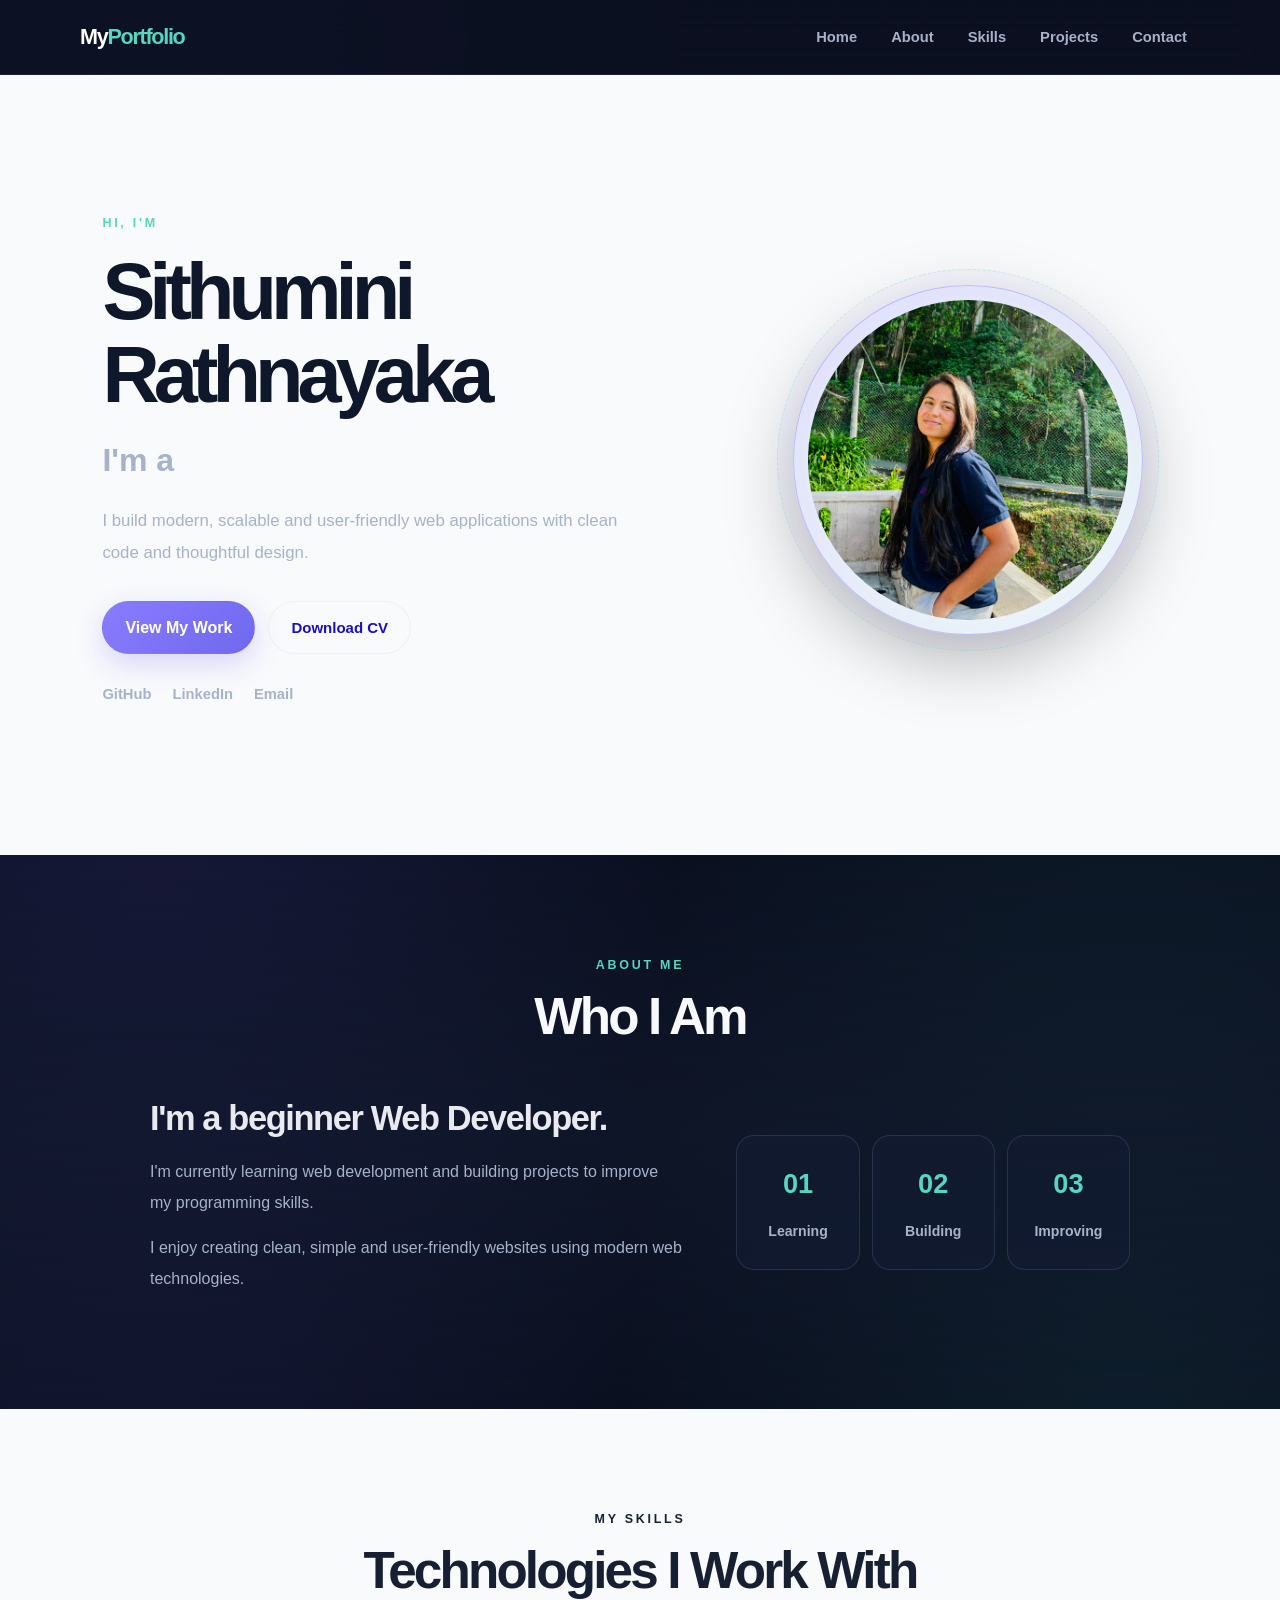
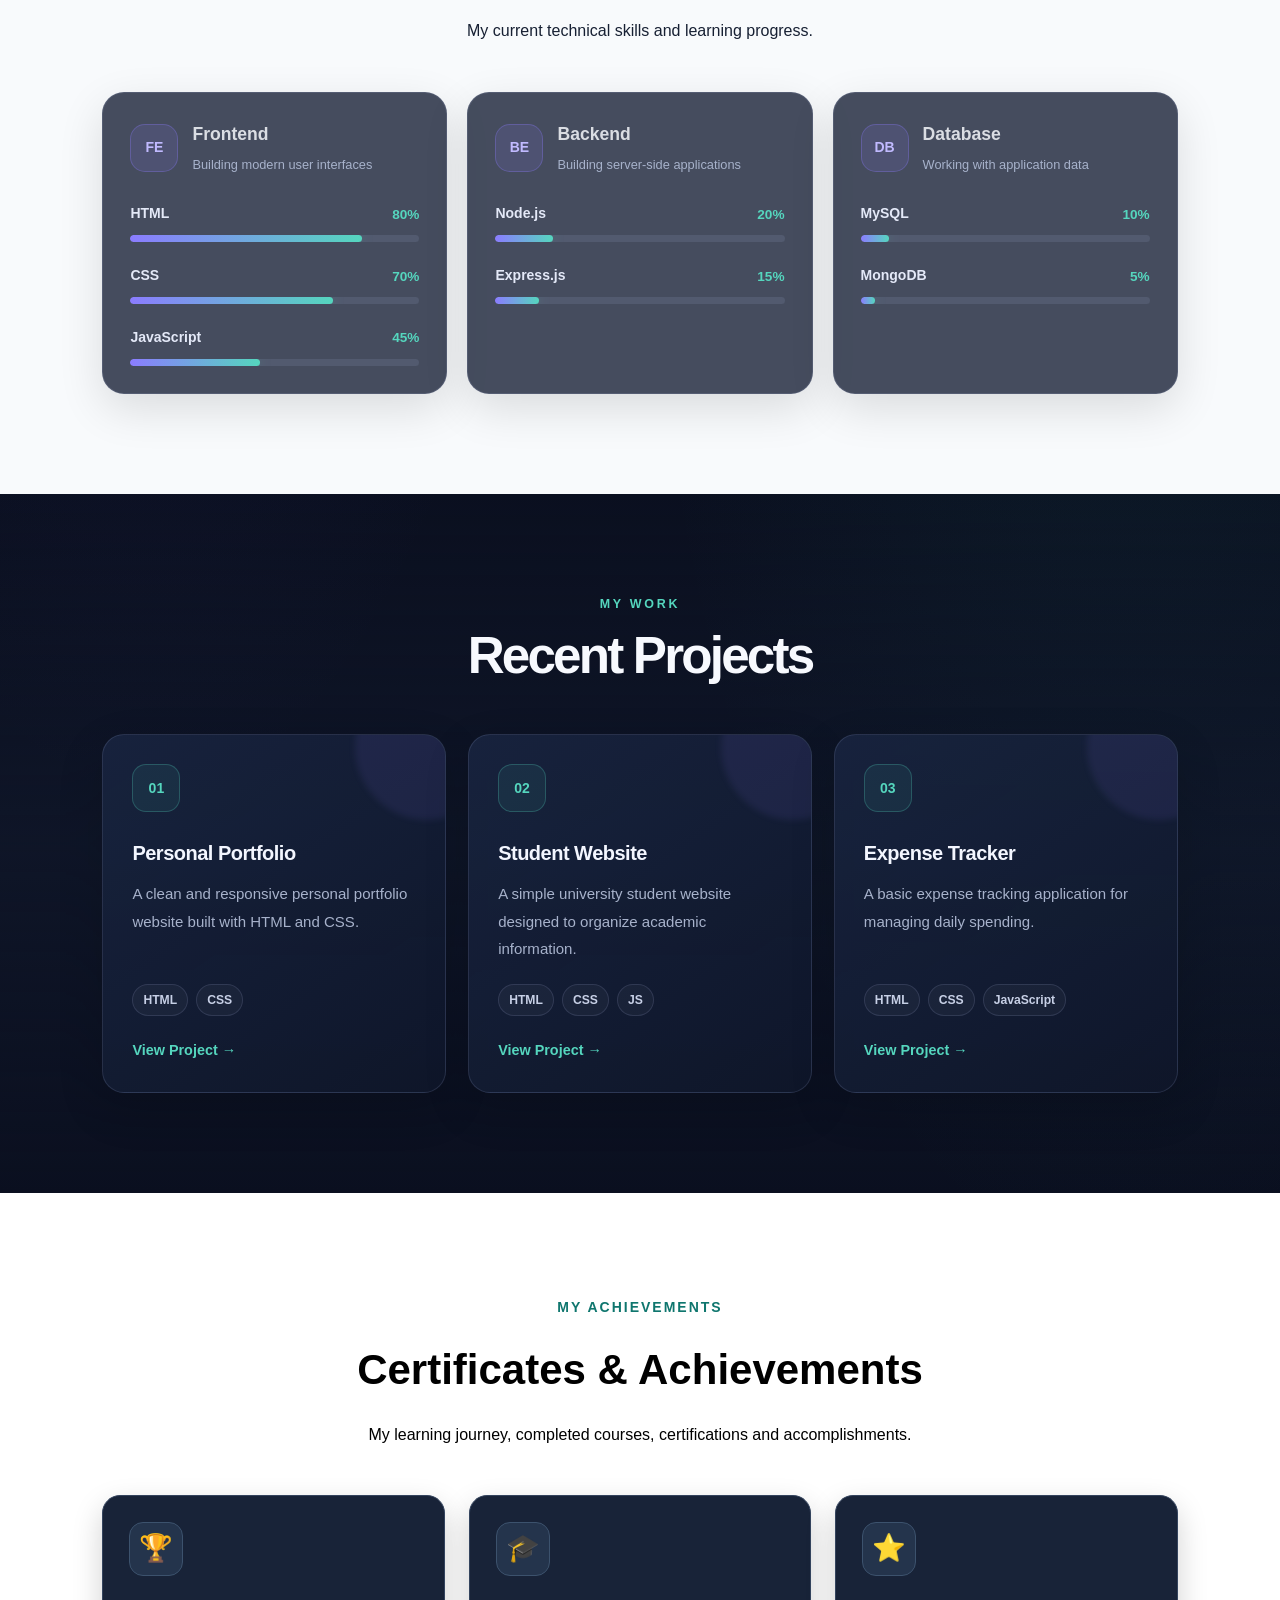
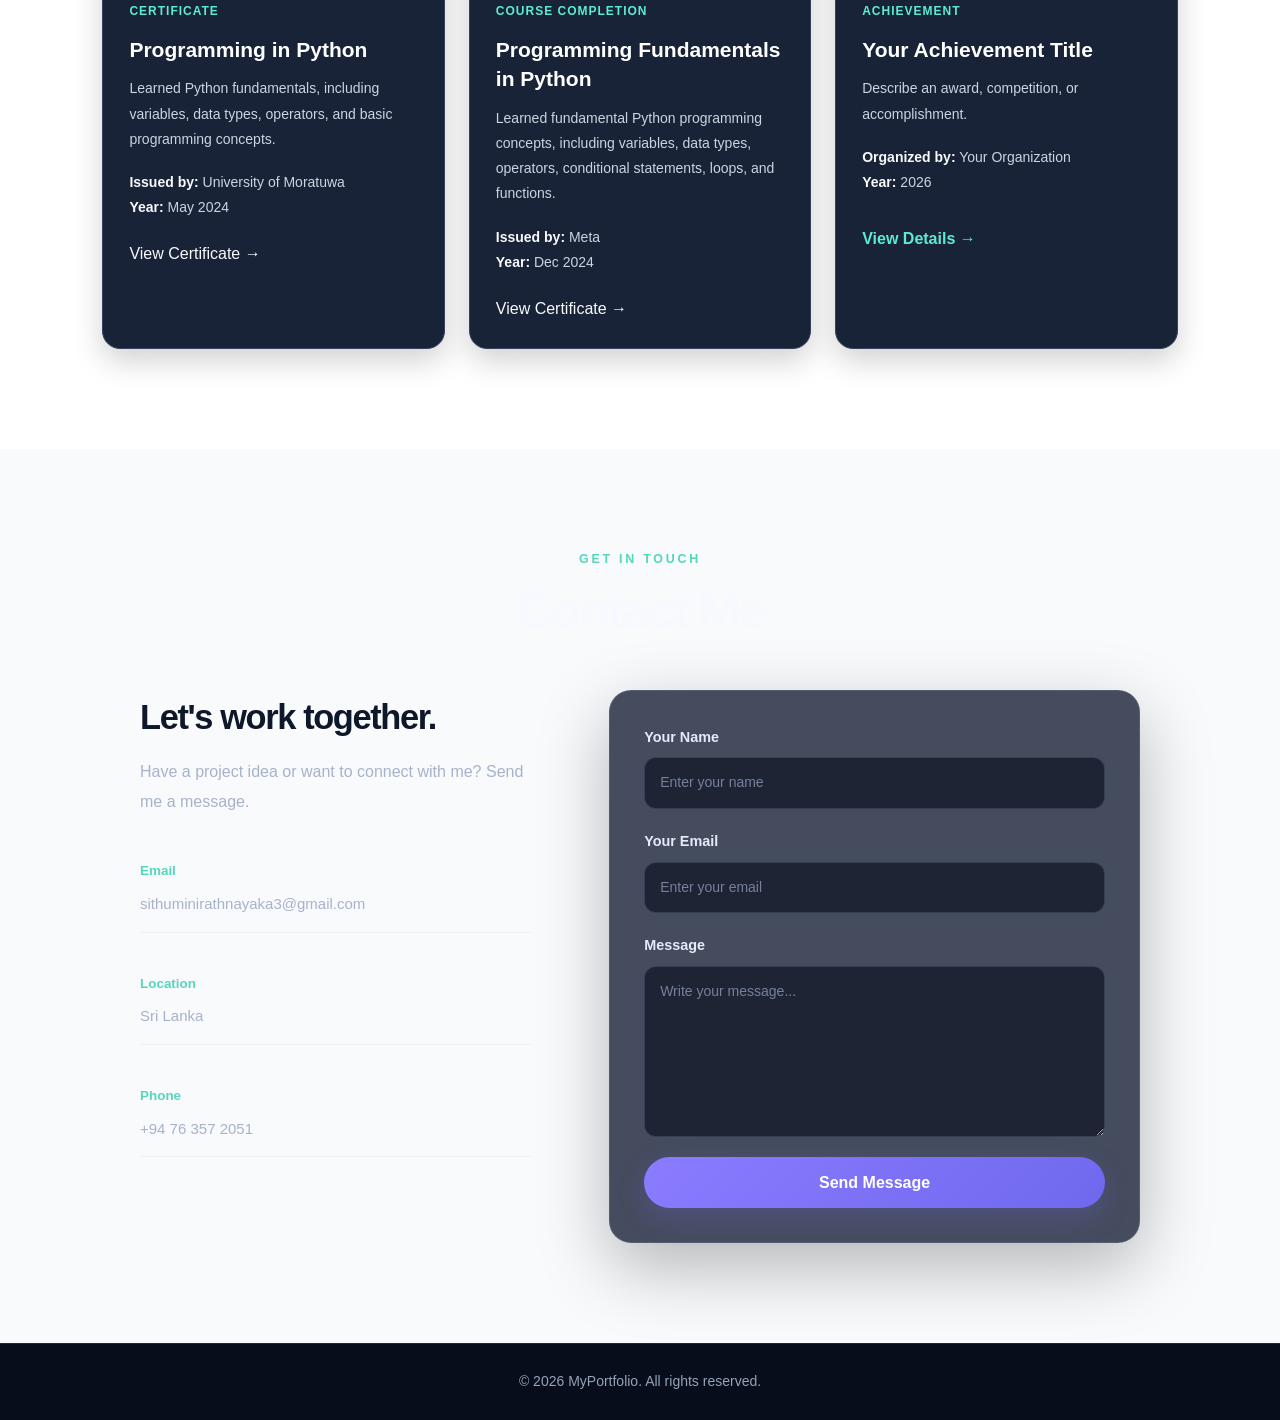
<file: index.html>
<!DOCTYPE html>
<html lang="en">

<head>

    <meta charset="UTF-8">

    <meta name="viewport" content="width=device-width, initial-scale=1.0">

    <title>MyPortfolio</title>

    <link rel="stylesheet" href="style.css">
    <script src="script.js"></script>

</head>


<body>

    <!-- Navigation Bar -->

    <nav class="navbar">

        <div class="logo">
            My<span>Portfolio</span>
        </div>


        <ul class="nav-links">

            <li>
                <a href="#home">Home</a>
            </li>

            <li>
                <a href="#about">About</a>
            </li>

            <li>
                <a href="#skills">Skills</a>
            </li>

            <li>
                <a href="#projects">Projects</a>
            </li>

            <li>
                <a href="#contact">Contact</a>
            </li>

        </ul>

    </nav>


    <!-- =========================
     HERO SECTION
========================= -->

<section id="home" class="hero">

    <div class="hero-container">

        <!-- Hero Text -->

        <div class="hero-content">

            <p class="hero-intro">
                HI, I'M
            </p>

            <h1>
                Sithumini Rathnayaka
            </h1>

            <h2>
                I'm a
                <span id="typing-text"></span>
            </h2>

            <p class="hero-description">
                I build modern, scalable and user-friendly
                web applications with clean code and
                thoughtful design.
            </p>


            <!-- CTA Buttons -->

            <div class="hero-buttons">

                <a
                    href="#projects"
                    class="btn"
                >
                    View My Work
                </a>


                <a
                    href="cv.pdf"
                    class="btn btn-outline"
                    download
                >
                    Download CV
                </a>

            </div>


            <!-- Social Links -->

            <div class="social-links">

                <a
                    href="https://github.com/Sithumini1016"
                    target="_blank"
                    rel="noopener noreferrer"
                >
                    GitHub
                </a>

                <a
                    href="https://www.linkedin.com/in/sithuminirathnayaka/?isSelfProfile=true"
                    target="_blank"
                    rel="noopener noreferrer"
                >
                    LinkedIn
                </a>

                <a href="sithuminirathnayaka3@gmail.com">
                    Email
                </a>

            </div>

        </div>


        <!-- Profile Image -->

        <div class="hero-image">

            <div class="image-circle">

                <img
                    src="images\profile_photo.jpg"
                    alt="Profile photo"
                >

            </div>

        </div>

    </div>

</section>

    <script src="script.js"></script>

</body>

</html>

<!-- =========================
     ABOUT SECTION
========================= -->

<section id="about" class="about-section">

    <div class="section-title">
        <p>ABOUT ME</p>
        <h2>Who I Am</h2>
    </div>


    <div class="about-content">

        <div class="about-text">

            <h3>
                I'm a beginner Web Developer.
            </h3>

            <p>
                I'm currently learning web development
                and building projects to improve my
                programming skills.
            </p>

            <p>
                I enjoy creating clean, simple and
                user-friendly websites using modern
                web technologies.
            </p>

        </div>


        <div class="about-info">

            <div class="info-box">
                <strong>01</strong>
                <span>Learning</span>
            </div>

            <div class="info-box">
                <strong>02</strong>
                <span>Building</span>
            </div>

            <div class="info-box">
                <strong>03</strong>
                <span>Improving</span>
            </div>

        </div>

    </div>

</section>

<!-- =========================
     SKILLS SECTION
========================= -->

<section id="skills" class="skills-section">

    <div class="section-title">

        <p>MY SKILLS</p>

        <h2>Technologies I Work With</h2>

        <span>
            My current technical skills and learning progress.
        </span>

    </div>


    <div class="skills-container">


        <!-- =====================
             FRONTEND
        ====================== -->

        <div class="skill-category">

            <div class="skill-category-header">

                <div class="skill-icon">
                    FE
                </div>

                <div>

                    <h3>
                        Frontend
                    </h3>

                    <p>
                        Building modern user interfaces
                    </p>

                </div>

            </div>


            <!-- HTML -->

            <div class="skill">

                <div class="skill-info">

                    <span>
                        HTML
                    </span>

                    <strong>
                        80%
                    </strong>

                </div>

                <div class="skill-bar">

                    <div
                        class="skill-progress"
                        style="width: 80%;"
                    ></div>

                </div>

            </div>


            <!-- CSS -->

            <div class="skill">

                <div class="skill-info">

                    <span>
                        CSS
                    </span>

                    <strong>
                        70%
                    </strong>

                </div>

                <div class="skill-bar">

                    <div
                        class="skill-progress"
                        style="width: 70%;"
                    ></div>

                </div>

            </div>


            <!-- JavaScript -->

            <div class="skill">

                <div class="skill-info">

                    <span>
                        JavaScript
                    </span>

                    <strong>
                        45%
                    </strong>

                </div>

                <div class="skill-bar">

                    <div
                        class="skill-progress"
                        style="width: 45%;"
                    ></div>

                </div>

            </div>

        </div>



        <!-- =====================
             BACKEND
        ====================== -->

        <div class="skill-category">

            <div class="skill-category-header">

                <div class="skill-icon">
                    BE
                </div>

                <div>

                    <h3>
                        Backend
                    </h3>

                    <p>
                        Building server-side applications
                    </p>

                </div>

            </div>


            <!-- Node.js -->

            <div class="skill">

                <div class="skill-info">

                    <span>
                        Node.js
                    </span>

                    <strong>
                        20%
                    </strong>

                </div>

                <div class="skill-bar">

                    <div
                        class="skill-progress"
                        style="width: 20%;"
                    ></div>

                </div>

            </div>


            <!-- Express -->

            <div class="skill">

                <div class="skill-info">

                    <span>
                        Express.js
                    </span>

                    <strong>
                        15%
                    </strong>

                </div>

                <div class="skill-bar">

                    <div
                        class="skill-progress"
                        style="width: 15%;"
                    ></div>

                </div>

            </div>

        </div>



        <!-- =====================
             DATABASE
        ====================== -->

        <div class="skill-category">

            <div class="skill-category-header">

                <div class="skill-icon">
                    DB
                </div>

                <div>

                    <h3>
                        Database
                    </h3>

                    <p>
                        Working with application data
                    </p>

                </div>

            </div>


            <!-- MySQL -->

            <div class="skill">

                <div class="skill-info">

                    <span>
                        MySQL
                    </span>

                    <strong>
                        10%
                    </strong>

                </div>

                <div class="skill-bar">

                    <div
                        class="skill-progress"
                        style="width: 10%;"
                    ></div>

                </div>

            </div>


            <!-- MongoDB -->

            <div class="skill">

                <div class="skill-info">

                    <span>
                        MongoDB
                    </span>

                    <strong>
                        5%
                    </strong>

                </div>

                <div class="skill-bar">

                    <div
                        class="skill-progress"
                        style="width: 5%;"
                    ></div>

                </div>

            </div>

        </div>

    </div>

</section>
<!-- =========================
     PROJECTS SECTION
========================= -->

<section id="projects" class="projects-section">

    <div class="section-title">

        <p>MY WORK</p>

        <h2>Recent Projects</h2>

    </div>


    <div class="projects-grid">

        <!-- Project 01 -->

        <div class="project-card">

            <div class="project-number">
                01
            </div>

            <h3>
                Personal Portfolio
            </h3>

            <p>
                A clean and responsive personal
                portfolio website built with HTML
                and CSS.
            </p>

            <div class="project-tech">

                <span>HTML</span>
                <span>CSS</span>

            </div>

            <a href="#" class="project-link">
                View Project →
            </a>

        </div>


        <!-- Project 02 -->

        <div class="project-card">

            <div class="project-number">
                02
            </div>

            <h3>
                Student Website
            </h3>

            <p>
                A simple university student website
                designed to organize academic
                information.
            </p>

            <div class="project-tech">

                <span>HTML</span>
                <span>CSS</span>
                <span>JS</span>

            </div>

            <a href="#" class="project-link">
                View Project →
            </a>

        </div>


        <!-- Project 03 -->

        <div class="project-card">

            <div class="project-number">
                03
            </div>

            <h3>
                Expense Tracker
            </h3>

            <p>
                A basic expense tracking application
                for managing daily spending.
            </p>

            <div class="project-tech">

                <span>HTML</span>
                <span>CSS</span>
                <span>JavaScript</span>

            </div>

            <a href="#" class="project-link">
                View Project →
            </a>

        </div>

    </div>

</section>

<!-- ACHIEVEMENTS & CERTIFICATES SECTION -->
<section id="certificates" class="certificates-section">

    <div class="section-heading">
        <span class="section-label">MY ACHIEVEMENTS</span>
        <h2>Certificates & Achievements</h2>
        <p>
            My learning journey, completed courses,
            certifications and accomplishments.
        </p>
    </div>

    <div class="certificates-grid">

        <!-- Certificate 1 -->
        <article class="certificate-card">
            <div class="certificate-icon">🏆</div>

            <div class="certificate-content">
                <span class="certificate-type">CERTIFICATE</span>
                <h3>Programming in Python </h3>
                <p>Learned Python fundamentals, including variables, data types, operators, and basic programming concepts.</p>

                <p class="certificate-issuer">
                    <strong>Issued by:</strong> University of Moratuwa
                </p>

                <p class="certificate-date">
                    <strong>Year:</strong>  May 2024
                </p>

                <a href="Python_for_Beginners_E-Certificate.pdf"
                   class="jCBUrfIYFA"
                   target="_blank"
                   rel="noopener">
                    View Certificate →
                </a>
            </div>
        </article>

        <!-- Certificate 2 -->
        <article class="certificate-card">
            <div class="certificate-icon">🎓</div>

            <div class="certificate-content">
                <span class="certificate-type">COURSE COMPLETION</span>
                <h3>Programming Fundamentals in Python</h3>
                <p>Learned fundamental Python programming concepts, including variables, data types, operators, conditional statements, loops, and functions.</p>

                <p class="certificate-issuer">
                    <strong>Issued by:</strong> Meta
                </p>

                <p class="certificate-date">
                    <strong>Year:</strong> Dec 2024
                </p>

                <a href="Coursera R5TK0EPHLXXF.pdf"
                   class="R5TK0EPHLXXF"
                   target="_blank"
                   rel="noopener">
                    View Certificate →
                </a>
            </div>
        </article>

        <!-- Achievement 3 -->
        <article class="certificate-card">
            <div class="certificate-icon">⭐</div>

            <div class="certificate-content">
                <span class="certificate-type">ACHIEVEMENT</span>
                <h3>Your Achievement Title</h3>
                <p>Describe an award, competition, or accomplishment.</p>

                <p class="certificate-issuer">
                    <strong>Organized by:</strong> Your Organization
                </p>

                <p class="certificate-date">
                    <strong>Year:</strong> 2026
                </p>

                <a href="certificates/achievement.pdf"
                   class="certificate-link"
                   target="_blank"
                   rel="noopener">
                    View Details →
                </a>
            </div>
        </article>

    </div>
</section>

<!-- =========================
     CONTACT SECTION
========================= -->

<section id="contact" class="contact-section">

    <div class="section-title">

        <p>GET IN TOUCH</p>

        <h2>Contact Me</h2>

    </div>


    <div class="contact-container">

        <div class="contact-info">

            <h3>
                Let's work together.
            </h3>

            <p>
                Have a project idea or want to
                connect with me? Send me a message.
            </p>


            <div class="contact-item">

                <strong>Email</strong>

                <span>
                    sithuminirathnayaka3@gmail.com
                </span>

            </div>


            <div class="contact-item">

                <strong>Location</strong>

                <span>
                    Sri Lanka
                </span>

            </div>


            <div class="contact-item">

                <strong>Phone</strong>

                <span>
                    +94 76 357 2051
                </span>

            </div>

        </div>


        <!-- Contact Form -->

        <form class="contact-form" id="contactForm">

            <div class="form-group">

                <label for="name">
                    Your Name
                </label>

                <input
                    type="text"
                    id="name"
                    placeholder="Enter your name"
                    required
                >

            </div>


            <div class="form-group">

                <label for="email">
                    Your Email
                </label>

                <input
                    type="email"
                    id="email"
                    placeholder="Enter your email"
                    required
                >

            </div>


            <div class="form-group">

                <label for="message">
                    Message
                </label>

                <textarea
                    id="message"
                    rows="6"
                    placeholder="Write your message..."
                    required
                ></textarea>

            </div>


            <button
                type="submit"
                class="btn"
            >
                Send Message
            </button>

        </form>

    </div>

</section>


<!-- =========================
     FOOTER
========================= -->

<footer class="footer">

    <p>
        © 2026 MyPortfolio. All rights reserved.
    </p>

</footer>
</file>
<file: style.css>
/* =========================
   RESET
========================= */

* {
    margin: 0;
    padding: 0;
    box-sizing: border-box;
}


html {
    scroll-behavior: smooth;
}


body {
    font-family: Arial, sans-serif;
    background: #F8FAFC;
    color: #334155;
}


/* =========================
   NAVBAR
========================= */

.navbar {
    width: 100%;
    height: 75px;

    background: #0F172A;

    display: flex;
    align-items: center;
    justify-content: space-between;

    padding: 0 8%;

    position: fixed;
    top: 0;
    left: 0;

    z-index: 1000;
}


/* Logo */

.logo {
    color: #FFFFFF;
    font-size: 24px;
    font-weight: 700;
}


.logo span {
    color: #2563EB;
}


/* Navigation */

.nav-links {
    display: flex;
    gap: 30px;

    list-style: none;
}


.nav-links a {
    color: #FFFFFF;

    text-decoration: none;

    font-size: 15px;

    transition: 0.3s;
}


.nav-links a:hover {
    color: #2563EB;
}


/* =========================
   HERO SECTION
========================= */

.hero {
    min-height: 100vh;

    display: flex;
    align-items: center;

    padding: 100px 8% 50px;

    background: #F8FAFC;
}


.hero-content {
    max-width: 700px;
}


/* Small text */

.small-text {
    color: #2563EB;

    font-size: 14px;

    font-weight: 700;

    letter-spacing: 3px;

    margin-bottom: 15px;
}


/* Main heading */

.hero h1 {
    font-size: 64px;

    color: #0F172A;

    margin-bottom: 10px;
}


/* Job title */

.hero h2 {
    font-size: 32px;

    color: #2563EB;

    margin-bottom: 20px;
}


/* Description */

.hero-description {
    max-width: 550px;

    font-size: 18px;

    line-height: 1.7;

    color: #64748B;

    margin-bottom: 30px;
}


/* =========================
   BUTTON
========================= */

.btn {
    display: inline-block;

    padding: 13px 28px;

    background: #2563EB;

    color: #FFFFFF;

    text-decoration: none;

    border-radius: 6px;

    font-size: 16px;

    font-weight: 600;

    transition: 0.3s;
}


.btn:hover {
    background: #1D4ED8;

    transform: translateY(-2px);
}


/* =========================
   RESPONSIVE
========================= */

@media (max-width: 768px) {

    .navbar {
        padding: 0 5%;
    }


    .nav-links {
        gap: 15px;
    }


    .nav-links a {
        font-size: 13px;
    }


    .hero {
        padding-left: 5%;
        padding-right: 5%;
    }


    .hero h1 {
        font-size: 45px;
    }


    .hero h2 {
        font-size: 25px;
    }


    .hero-description {
        font-size: 16px;
    }

}
/* =========================
   SECTION COMMON
========================= */

.about-section,
.skills-section {
    padding: 100px 8%;
}


/* Section title */

.section-title {
    text-align: center;

    margin-bottom: 50px;
}


.section-title p {
    color: #2563EB;

    font-size: 14px;

    font-weight: 700;

    letter-spacing: 3px;

    margin-bottom: 10px;
}


.section-title h2 {
    color: #f7f9fe;

    font-size: 38px;
}


/* =========================
   ABOUT
========================= */

.about-section {
    background: #FFFFFF;
}


.about-content {
    max-width: 1000px;

    margin: auto;

    display: grid;

    grid-template-columns: 1fr 1fr;

    gap: 60px;

    align-items: center;
}


.about-text h3 {
    color: #e9e9f0;

    font-size: 28px;

    margin-bottom: 20px;
}


.about-text p {
    color: #f6f9fc;

    line-height: 1.8;

    margin-bottom: 15px;
}


/* About information */

.about-info {
    display: grid;

    grid-template-columns: repeat(3, 1fr);

    gap: 15px;
}


.info-box {
    padding: 25px 15px;

    background: #F8FAFC;

    border: 1px solid #E2E8F0;

    border-radius: 8px;

    text-align: center;
}


.info-box strong {
    display: block;

    color: #2563EB;

    font-size: 28px;

    margin-bottom: 8px;
}


.info-box span {
    color: #334155;

    font-size: 14px;

    font-weight: 600;
}


/* Fix Skills section heading visibility */
.skills-section {
    background-color: #f8fafc;
}

.skills-section .section-heading h2,
.skills-section .section-title {
    color: #172033 !important;
    opacity: 1 !important;
    visibility: visible !important;
    -webkit-text-fill-color: #172033 !important;
}

.skills-section .section-heading p,
.skills-section .section-title span {
    color: #475569 !important;
    opacity: 1 !important;
    visibility: visible !important;
}

/* Keep the small accent label turquoise */
.skills-section .section-label,
.skills-section .section-subtitle {
    color: #0f9f91 !important;
}


/* =========================
   SKILLS CONTAINER
========================= */

.skills-container {
    max-width: 1100px;

    margin: 60px auto 0;

    display: grid;

    grid-template-columns: repeat(3, 1fr);

    gap: 25px;
}


/* =========================
   SKILL CATEGORY
========================= */

.skill-category {
    background: #FFFFFF;

    border: 1px solid #E2E8F0;

    border-radius: 12px;

    padding: 30px;

    transition: 0.3s;
}


.skill-category:hover {
    transform: translateY(-5px);

    border-color: #2563EB;

    box-shadow:
        0 15px 30px rgba(199, 200, 202, 0.933);
}


/* =========================
   CATEGORY HEADER
========================= */

.skill-category-header {
    display: flex;

    align-items: center;

    gap: 15px;

    margin-bottom: 30px;
}


.skill-icon {
    width: 48px;

    height: 48px;

    display: flex;

    align-items: center;

    justify-content: center;

    background: #DBEAFE;

    color: #2563EB;

    border-radius: 8px;

    font-size: 14px;

    font-weight: 700;
}


.skill-category-header h3 {
    color: #dadde3;

    font-size: 21px;

    margin-bottom: 4px;
}


.skill-category-header p {
    color: #64748B;

    font-size: 13px;
}


/* =========================
   INDIVIDUAL SKILL
========================= */

.skill {
    margin-bottom: 22px;
}


.skill:last-child {
    margin-bottom: 0;
}


.skill-info {
    display: flex;

    align-items: center;

    justify-content: space-between;

    margin-bottom: 8px;
}


.skill-info span {
    color: #334155;

    font-size: 14px;

    font-weight: 600;
}


.skill-info strong {
    color: #2563EB;

    font-size: 13px;
}


/* =========================
   SKILL BAR
========================= */

.skill-bar {
    width: 100%;

    height: 7px;

    background: #E2E8F0;

    border-radius: 20px;

    overflow: hidden;
}


.skill-progress {
    height: 100%;

    background: #2563EB;

    border-radius: 20px;

    transition: width 1s ease;
}


/* =========================
   MOBILE
========================= */

@media (max-width: 900px) {

    .skills-container {
        grid-template-columns: 1fr 1fr;
    }

}


@media (max-width: 600px) {

    .skills-section {
        padding: 70px 5%;
    }


    .skills-container {
        grid-template-columns: 1fr;

        margin-top: 40px;
    }


    .skill-category {
        padding: 25px;
    }

}


/* =========================
   MOBILE
========================= */

@media (max-width: 768px) {

    .about-section,
    .skills-section {
        padding: 70px 5%;
    }


    .section-title h2 {
        font-size: 30px;
    }


    .about-content {
        grid-template-columns: 1fr;

        gap: 35px;
    }


    .skills-grid {
        grid-template-columns: 1fr;
    }

}






.project-card:hover {
    transform: translateY(-8px);

    border-color: #2563EB;

    box-shadow: 0 15px 30px rgba(15, 23, 42, 0.1);
}


/* Project number */

.project-number {
    color: #2563EB;

    font-size: 14px;

    font-weight: 700;

    margin-bottom: 20px;
}

/* =========================
   PROJECTS SECTION
========================= */

.projects-section {
    padding: 100px 8%;

    background: #FFFFFF;
}


.projects-section .section-title span {
    display: block;

    max-width: 650px;

    margin: 15px auto 0;

    color: #64748B;

    font-size: 15px;

    line-height: 1.7;
}


/* =========================
   PROJECT GRID
========================= */

.projects-grid {
    max-width: 1150px;

    margin: 60px auto 0;

    display: grid;

    grid-template-columns:
        repeat(2, 1fr);

    gap: 30px;
}


/* =========================
   PROJECT CARD
========================= */

.project-card {
    overflow: hidden;

    background: #FFFFFF;

    border: 1px solid #E2E8F0;

    border-radius: 12px;

    transition: 0.3s;
}


.project-card:hover {
    transform: translateY(-6px);

    border-color: #CBD5E1;

    box-shadow:
        0 20px 40px rgba(15, 23, 42, 0.10);
}


/* =========================
   PROJECT IMAGE
========================= */

.project-image {
    position: relative;

    width: 100%;

    height: 250px;

    overflow: hidden;

    background: #E2E8F0;
}


.project-image img {
    width: 100%;

    height: 100%;

    object-fit: cover;

    display: block;

    transition: 0.4s;
}


.project-card:hover .project-image img {
    transform: scale(1.05);
}


/* =========================
   IMAGE OVERLAY
========================= */

.project-overlay {
    position: absolute;

    inset: 0;

    display: flex;

    align-items: center;

    justify-content: center;

    background:
        rgba(15, 23, 42, 0.75);

    opacity: 0;

    transition: 0.3s;
}


.project-card:hover .project-overlay {
    opacity: 1;
}


.project-preview {
    padding: 11px 20px;

    background: #FFFFFF;

    color: #0F172A;

    text-decoration: none;

    border-radius: 6px;

    font-size: 14px;

    font-weight: 600;

    transform: translateY(10px);

    transition: 0.3s;
}


.project-card:hover .project-preview {
    transform: translateY(0);
}


.project-preview:hover {
    background: #2563EB;

    color: #FFFFFF;
}


/* =========================
   PROJECT CONTENT
========================= */

.project-content {
    padding: 30px;
}


.project-category {
    display: inline-block;

    color: #2563EB;

    font-size: 11px;

    font-weight: 700;

    letter-spacing: 1.5px;

    margin-bottom: 12px;
}


.project-content h3 {
    color: #0F172A;

    font-size: 23px;

    margin-bottom: 12px;
}


.project-content p {
    color: #64748B;

    font-size: 15px;

    line-height: 1.7;

    margin-bottom: 20px;
}


/* =========================
   TECHNOLOGIES
========================= */

.project-tech {
    display: flex;

    flex-wrap: wrap;

    gap: 7px;

    margin-bottom: 25px;
}


.project-tech span {
    padding: 6px 10px;

    background: #EFF6FF;

    color: #1D4ED8;

    border: 1px solid #DBEAFE;

    border-radius: 5px;

    font-size: 11px;

    font-weight: 600;
}


/* =========================
   PROJECT LINKS
========================= */

.project-links {
    display: flex;

    align-items: center;

    gap: 20px;

    padding-top: 20px;

    border-top: 1px solid #E2E8F0;
}


.project-links a {
    color: #334155;

    text-decoration: none;

    font-size: 13px;

    font-weight: 600;

    transition: 0.3s;
}


.project-links a:first-child {
    color: #2563EB;
}


.project-links a:hover {
    color: #1D4ED8;

    transform: translateX(2px);
}


/* =========================
   PROJECT RESPONSIVE
========================= */

@media (max-width: 900px) {

    .projects-grid {
        grid-template-columns: 1fr;
    }

}


@media (max-width: 600px) {

    .projects-section {
        padding: 70px 5%;
    }


    .projects-grid {
        margin-top: 40px;

        gap: 20px;
    }


    .project-image {
        height: 210px;
    }


    .project-content {
        padding: 25px;
    }

}

/* Technologies */

.project-tech {
    display: flex;

    flex-wrap: wrap;

    gap: 8px;

    margin-bottom: 25px;
}


.project-tech span {
    padding: 6px 10px;

    background: #DBEAFE;

    color: #1D4ED8;

    border-radius: 5px;

    font-size: 12px;

    font-weight: 600;
}


/* Project link */

.project-link {
    color: #2563EB;

    text-decoration: none;

    font-size: 14px;

    font-weight: 600;

    transition: 0.3s;
}


.project-link:hover {
    color: #1D4ED8;

    padding-left: 5px;
}


/* =========================
   PROJECT MOBILE
========================= */

@media (max-width: 768px) {

    .projects-section {
        padding: 70px 5%;
    }


    .projects-grid {
        grid-template-columns: 1fr;
    }

}
/* =========================
   CONTACT
========================= */

.contact-section {
    padding: 100px 8%;

    background: #F8FAFC;
}


.contact-container {
    max-width: 1100px;

    margin: auto;

    display: grid;

    grid-template-columns: 1fr 1fr;

    gap: 70px;
}


/* Contact information */

.contact-info h3 {
    color: #0F172A;

    font-size: 30px;

    margin-bottom: 20px;
}


.contact-info > p {
    color: #64748B;

    line-height: 1.8;

    margin-bottom: 35px;
}


.contact-item {
    margin-bottom: 25px;
}


.contact-item strong {
    display: block;

    color: #0F172A;

    margin-bottom: 5px;
}


.contact-item span {
    color: #64748B;

    font-size: 15px;
}


/* =========================
   FORM
========================= */

.contact-form {
    background: #FFFFFF;

    padding: 35px;

    border: 1px solid #E2E8F0;

    border-radius: 10px;

    box-shadow: 0 10px 25px rgba(15, 23, 42, 0.05);
}


.form-group {
    margin-bottom: 20px;
}


.form-group label {
    display: block;

    color: #0F172A;

    font-size: 14px;

    font-weight: 600;

    margin-bottom: 8px;
}


.form-group input,
.form-group textarea {
    width: 100%;

    padding: 13px 15px;

    border: 1px solid #E2E8F0;

    border-radius: 6px;

    outline: none;

    font-family: inherit;

    font-size: 14px;

    color: #334155;

    background: #F8FAFC;

    transition: 0.3s;
}


.form-group textarea {
    resize: vertical;
}


.form-group input:focus,
.form-group textarea:focus {
    border-color: #2563EB;

    background: #FFFFFF;

    box-shadow: 0 0 0 3px rgba(37, 99, 235, 0.1);
}


.contact-form .btn {
    border: none;

    cursor: pointer;
}


/* =========================
   FOOTER
========================= */

.footer {
    padding: 25px 8%;

    background: #0F172A;

    text-align: center;
}


.footer p {
    color: #94A3B8;

    font-size: 14px;
}


/* =========================
   CONTACT MOBILE
========================= */

@media (max-width: 768px) {

    .contact-section {
        padding: 70px 5%;
    }


    .contact-container {
        grid-template-columns: 1fr;

        gap: 40px;
    }


    .contact-form {
        padding: 25px;
    }

}
/* =========================
   HERO SECTION
========================= */

.hero {
    min-height: 100vh;

    display: flex;
    align-items: center;

    padding: 120px 8% 80px;

    background: #F8FAFC;
}


.hero-container {
    width: 100%;
    max-width: 1200px;

    margin: auto;

    display: grid;

    grid-template-columns: 1.2fr 0.8fr;

    align-items: center;

    gap: 60px;
}


/* =========================
   HERO CONTENT
========================= */

.hero-content {
    max-width: 700px;
}


.hero-intro {
    color: #2563EB;

    font-size: 14px;

    font-weight: 700;

    letter-spacing: 4px;

    margin-bottom: 15px;
}


.hero h1 {
    color: #0F172A;

    font-size: 64px;

    line-height: 1.1;

    margin-bottom: 12px;
}


.hero h2 {
    color: #334155;

    font-size: 32px;

    font-weight: 600;

    margin-bottom: 22px;
}


#typing-text {
    color: #2563EB;
}


/* =========================
   DESCRIPTION
========================= */

.hero-description {
    max-width: 600px;

    color: #64748B;

    font-size: 18px;

    line-height: 1.8;

    margin-bottom: 32px;
}


/* Download CV Button */
.btn-outline {
    display: inline-block;
    background: #6c63ff;
    color: #1a0dc7 !important;
    border: 2px solid #6c63ff;
    border-radius: 30px;
    padding: 13px 28px;
    font-size: 15px;
    font-weight: 700;
    text-decoration: none;
    opacity: 1;
    visibility: visible;
    cursor: pointer;
    transition: all 0.3s ease;
}

.btn-outline:hover {
    background: #1405b6;
    color: #4b04e4 !important;
    border-color: #5145e5;
    transform: translateY(-2px);
    box-shadow: 0 8px 20px rgba(108, 99, 255, 0.3);
}

/* =========================
   SOCIAL LINKS
========================= */

.social-links {
    display: flex;

    gap: 25px;
}


.social-links a {
    color: #64748B;

    text-decoration: none;

    font-size: 14px;

    font-weight: 600;

    transition: 0.3s;
}


.social-links a:hover {
    color: #2563EB;
}


/* =========================
   PROFILE IMAGE
========================= */

.hero-image {
    display: flex;

    justify-content: center;

    align-items: center;
}


.image-circle {
    width: 350px;

    height: 350px;

    padding: 8px;

    border-radius: 50%;

    background: #2563EB;

    box-shadow:
        0 25px 50px rgba(37, 99, 235, 0.2);

    animation: floatImage 4s ease-in-out infinite;
}


.image-circle img {
    width: 100%;

    height: 100%;

    object-fit: cover;

    border-radius: 50%;

    border: 6px solid #FFFFFF;
}


/* =========================
   IMAGE ANIMATION
========================= */

@keyframes floatImage {

    0% {
        transform: translateY(0);
    }

    50% {
        transform: translateY(-12px);
    }

    100% {
        transform: translateY(0);
    }

}


/* =========================
   MOBILE
========================= */

@media (max-width: 768px) {

    .hero {
        padding: 110px 5% 70px;
    }


    .hero-container {
        grid-template-columns: 1fr;

        text-align: center;

        gap: 50px;
    }


    .hero-content {
        max-width: 100%;
    }


    .hero h1 {
        font-size: 45px;
    }


    .hero h2 {
        font-size: 25px;
    }


    .hero-description {
        font-size: 16px;

        margin-left: auto;
        margin-right: auto;
    }


    .hero-buttons {
        justify-content: center;
    }


    .social-links {
        justify-content: center;
    }


    .image-circle {
        width: 270px;

        height: 270px;
    }

}
/* =========================
   PROJECT DETAILS PAGE
========================= */

.project-details-hero {
    padding: 150px 8% 100px;
    background: #F8FAFC;
    border-bottom: 1px solid #E2E8F0;
}

.project-details-container {
    max-width: 1000px;
    margin: 0 auto;
}

.back-link {
    display: inline-block;
    margin-bottom: 45px;
    color: #64748B;
    text-decoration: none;
    font-size: 14px;
    transition: 0.3s;
}

.back-link:hover {
    color: #2563EB;
}

.project-details-hero .project-category {
    margin-bottom: 15px;
}

.project-details-hero h1 {
    color: #0F172A;
    font-size: 58px;
    margin-bottom: 20px;
}

.project-details-hero p {
    max-width: 750px;
    color: #64748B;
    font-size: 18px;
    line-height: 1.8;
}

.project-detail-buttons {
    display: flex;
    gap: 15px;
    margin-top: 30px;
}

.project-section {
    padding: 90px 8%;
    background: #FFFFFF;
}

.project-section-light {
    background: #F8FAFC;
}

.project-content-wrapper {
    max-width: 1000px;
    margin: 0 auto;
}

.project-section-heading {
    display: flex;
    align-items: center;
    gap: 18px;
    margin-bottom: 30px;
}

.project-section-heading span {
    color: #2563EB;
    font-size: 13px;
    font-weight: 700;
}

.project-section-heading h2 {
    color: #0F172A;
    font-size: 32px;
}

.project-section p {
    max-width: 850px;
    color: #64748B;
    font-size: 16px;
    line-height: 1.8;
}


/* Features */

.feature-grid {
    display: grid;
    grid-template-columns: repeat(2, 1fr);
    gap: 20px;
}

.feature-card {
    padding: 25px;
    background: #FFFFFF;
    border: 1px solid #E2E8F0;
    border-radius: 10px;
    transition: 0.3s;
}

.feature-card:hover {
    transform: translateY(-4px);
    border-color: #2563EB;
    box-shadow: 0 12px 25px rgba(15, 23, 42, 0.08);
}

.feature-card h3 {
    color: #0F172A;
    font-size: 18px;
    margin-bottom: 10px;
}

.feature-card p {
    font-size: 14px;
}


/* Technologies */

.technology-list {
    display: flex;
    flex-wrap: wrap;
    gap: 10px;
}

.technology-list span {
    padding: 10px 16px;
    background: #EFF6FF;
    color: #1D4ED8;
    border: 1px solid #DBEAFE;
    border-radius: 6px;
    font-size: 13px;
    font-weight: 600;
}


/* Screenshots */

.screenshots-grid {
    display: grid;
    grid-template-columns: repeat(2, 1fr);
    gap: 25px;
}

.screenshot-card {
    overflow: hidden;
    border-radius: 10px;
    border: 1px solid #E2E8F0;
    background: #FFFFFF;
}

.screenshot-card img {
    width: 100%;
    display: block;
    transition: 0.4s;
}

.screenshot-card:hover img {
    transform: scale(1.03);
}


/* Learning */

.learning-list {
    padding-left: 20px;
}

.learning-list li {
    color: #64748B;
    font-size: 16px;
    line-height: 2;
    margin-bottom: 8px;
}


/* Final CTA */

.project-final {
    padding: 100px 8%;
    text-align: center;
    background: #0F172A;
}

.project-final .project-content-wrapper {
    max-width: 700px;
}

.project-final h2 {
    color: #FFFFFF;
    font-size: 36px;
    margin-bottom: 15px;
}

.project-final p {
    color: #94A3B8;
    margin: 0 auto;
}


/* Mobile */

@media (max-width: 700px) {

    .project-details-hero {
        padding: 120px 5% 70px;
    }

    .project-details-hero h1 {
        font-size: 42px;
    }

    .project-details-hero p {
        font-size: 16px;
    }

    .project-section {
        padding: 70px 5%;
    }

    .project-section-heading h2 {
        font-size: 27px;
    }

    .feature-grid {
        grid-template-columns: 1fr;
    }

    .screenshots-grid {
        grid-template-columns: 1fr;
    }

    .project-detail-buttons {
        flex-direction: column;
        align-items: flex-start;
    }

    .project-final h2 {
        font-size: 30px;
    }
}
/* =========================================================
   Sithumini Rathnayaka — Modern Portfolio Stylesheet
   Save this file as style.css beside index.html.
   ========================================================= */

@import url('https://fonts.googleapis.com/css2?family=DM+Sans:wght@400;500;600;700&family=Manrope:wght@400;500;600;700;800&display=swap');

:root {
    color-scheme: dark;
    --bg: #0b1020;
    --bg-soft: #10172b;
    --surface: rgba(19, 28, 49, 0.78);
    --surface-solid: #131c31;
    --surface-hover: #192540;
    --text: #f3f6ff;
    --muted: #a7b2cb;
    --accent: #8b7cff;
    --accent-2: #55d6be;
    --border: rgba(174, 190, 230, 0.15);
    --shadow: 0 24px 70px rgba(0, 0, 0, 0.28);
    --radius: 22px;
    --content-width: 1120px;
}

* {
    box-sizing: border-box;
    margin: 0;
    padding: 0;
}

html {
    scroll-behavior: smooth;
    scroll-padding-top: 90px;
}

body {
    min-width: 320px;
    background:
        radial-gradient(ellipse at 12% 8%, rgba(94, 79, 210, 0.16), transparent 34rem),
        radial-gradient(ellipse at 88% 32%, rgba(45, 190, 170, 0.08), transparent 32rem),
        var(--bg);
    color: var(--text);
    font-family: 'DM Sans', sans-serif;
    font-size: 16px;
    line-height: 1.7;
    overflow-x: hidden;
    -webkit-font-smoothing: antialiased;
}

body::before {
    position: fixed;
    inset: 0;
    z-index: -1;
    background-image: linear-gradient(rgba(255,255,255,.018) 1px, transparent 1px),
                      linear-gradient(90deg, rgba(255,255,255,.018) 1px, transparent 1px);
    background-size: 44px 44px;
    content: "";
    pointer-events: none;
    mask-image: linear-gradient(to bottom, black, transparent 80%);
}

::selection {
    color: #080d1a;
    background: var(--accent-2);
}

a {
    color: inherit;
    text-decoration: none;
}

img {
    display: block;
    max-width: 100%;
}

button,
input,
textarea {
    font: inherit;
}

button,
a {
    -webkit-tap-highlight-color: transparent;
}

a:focus-visible,
button:focus-visible,
input:focus-visible,
textarea:focus-visible {
    outline: 3px solid var(--accent-2);
    outline-offset: 4px;
}

section {
    padding: 105px 24px;
}

.navbar {
    position: sticky;
    top: 0;
    z-index: 100;
    display: flex;
    align-items: center;
    justify-content: space-between;
    width: 100%;
    padding: 18px max(24px, calc((100% - var(--content-width)) / 2));
    border-bottom: 1px solid rgba(174, 190, 230, 0.09);
    background: rgba(11, 16, 32, 0.82);
    backdrop-filter: blur(18px);
    -webkit-backdrop-filter: blur(18px);
}

.logo {
    font-family: 'Manrope', sans-serif;
    font-size: 1.35rem;
    font-weight: 800;
    letter-spacing: -0.06em;
}

.logo span {
    color: var(--accent-2);
}

.nav-links {
    display: flex;
    align-items: center;
    gap: 8px;
    list-style: none;
}

.nav-links a {
    display: inline-block;
    padding: 9px 13px;
    border-radius: 999px;
    color: var(--muted);
    font-size: 0.92rem;
    font-weight: 600;
    transition: color .2s ease, background .2s ease, transform .2s ease;
}

.nav-links a:hover {
    color: var(--text);
    background: rgba(139, 124, 255, 0.13);
    transform: translateY(-1px);
}

.hero {
    display: flex;
    align-items: center;
    min-height: min(780px, calc(100vh - 76px));
    padding-top: 80px;
    padding-bottom: 90px;
}

.hero-container {
    display: grid;
    grid-template-columns: minmax(0, 1.15fr) minmax(280px, .85fr);
    align-items: center;
    gap: clamp(42px, 7vw, 100px);
    width: 100%;
    max-width: var(--content-width);
    margin: 0 auto;
}

.hero-content {
    min-width: 0;
}

.hero-intro,
.section-title > p {
    color: var(--accent-2);
    font-size: .78rem;
    font-weight: 800;
    letter-spacing: .22em;
    text-transform: uppercase;
}

.hero-intro {
    margin-bottom: 17px;
}

.hero h1 {
    max-width: 720px;
    font-family: 'Manrope', sans-serif;
    font-size: clamp(2.7rem, 6.2vw, 5.25rem);
    font-weight: 800;
    line-height: 1.04;
    letter-spacing: -.075em;
    overflow-wrap: anywhere;
}

.hero h2 {
    margin-top: 22px;
    color: var(--muted);
    font-family: 'Manrope', sans-serif;
    font-size: clamp(1.3rem, 2.6vw, 2rem);
    font-weight: 600;
    line-height: 1.4;
}

#typing-text {
    color: var(--accent-2);
}

.hero-description {
    max-width: 550px;
    margin-top: 22px;
    color: var(--muted);
    font-size: 1.05rem;
    line-height: 1.9;
}

.hero-buttons {
    display: flex;
    flex-wrap: wrap;
    gap: 13px;
    margin-top: 32px;
}

.btn {
    display: inline-flex;
    align-items: center;
    justify-content: center;
    min-height: 49px;
    padding: 12px 22px;
    border: 1px solid transparent;
    border-radius: 999px;
    background: linear-gradient(135deg, var(--accent), #6f68ee);
    box-shadow: 0 10px 28px rgba(117, 102, 238, .24);
    color: white;
    cursor: pointer;
    font-weight: 700;
    transition: transform .2s ease, box-shadow .2s ease, background .2s ease;
}

.btn:hover {
    transform: translateY(-3px);
    box-shadow: 0 15px 34px rgba(117, 102, 238, .34);
}

.btn-outline {
    border-color: var(--border);
    background: rgba(255,255,255,.025);
    box-shadow: none;
    color: var(--text);
}

.btn-outline:hover {
    border-color: rgba(139, 124, 255, .6);
    background: rgba(139, 124, 255, .1);
    box-shadow: none;
}

.social-links {
    display: flex;
    flex-wrap: wrap;
    gap: 21px;
    margin-top: 28px;
}

.social-links a {
    color: var(--muted);
    font-size: .92rem;
    font-weight: 600;
    transition: color .2s ease;
}

.social-links a:hover {
    color: var(--accent-2);
}

.hero-image {
    display: grid;
    place-items: center;
}

.image-circle {
    position: relative;
    width: min(100%, 370px);
    aspect-ratio: 1;
    padding: 10px;
    border: 1px solid rgba(139, 124, 255, .42);
    border-radius: 50%;
    background: linear-gradient(145deg, rgba(139,124,255,.22), rgba(85,214,190,.08));
    box-shadow: 0 0 0 16px rgba(139,124,255,.035), var(--shadow);
}

.image-circle::before {
    position: absolute;
    inset: -17px;
    border: 1px dashed rgba(85, 214, 190, .28);
    border-radius: 50%;
    content: "";
    animation: orbit 35s linear infinite;
}

.image-circle img {
    width: 100%;
    height: 100%;
    border: 4px solid rgba(255,255,255,.07);
    border-radius: 50%;
    object-fit: cover;
    object-position: center;
}

@keyframes orbit {
    to { transform: rotate(360deg); }
}

.section-title {
    max-width: 760px;
    margin: 0 auto 48px;
    text-align: center;
}

.section-title > p {
    margin-bottom: 10px;
}

.section-title h2 {
    font-family: 'Manrope', sans-serif;
    font-size: clamp(2rem, 4.3vw, 3.2rem);
    font-weight: 800;
    line-height: 1.2;
    letter-spacing: -.055em;
}

.section-title > span {
    display: block;
    margin-top: 15px;
    color: var(--muted);
}

.about-section,
.projects-section {
    background: linear-gradient(180deg, transparent, rgba(18, 26, 46, .55), transparent);
}

.about-content {
    display: grid;
    grid-template-columns: minmax(0, 1.15fr) minmax(260px, .85fr);
    align-items: center;
    gap: 54px;
    max-width: 980px;
    margin: 0 auto;
}

.about-text h3,
.contact-info h3 {
    margin-bottom: 17px;
    font-family: 'Manrope', sans-serif;
    font-size: clamp(1.5rem, 3vw, 2.15rem);
    line-height: 1.3;
    letter-spacing: -.04em;
}

.about-text p,
.contact-info > p {
    margin-top: 13px;
    color: var(--muted);
    line-height: 1.9;
}

.about-info {
    display: grid;
    grid-template-columns: repeat(3, minmax(0, 1fr));
    gap: 12px;
}

.info-box {
    display: flex;
    flex-direction: column;
    align-items: center;
    justify-content: center;
    min-height: 135px;
    padding: 18px 10px;
    border: 1px solid var(--border);
    border-radius: 18px;
    background: var(--surface);
    text-align: center;
    transition: border-color .2s ease, transform .2s ease;
}

.info-box:hover {
    transform: translateY(-5px);
    border-color: rgba(85,214,190,.5);
}

.info-box strong {
    color: var(--accent-2);
    font-family: 'Manrope', sans-serif;
    font-size: 1.7rem;
}

.info-box span {
    margin-top: 5px;
    color: var(--muted);
    font-size: .88rem;
}

.skills-container {
    display: grid;
    grid-template-columns: repeat(3, minmax(0, 1fr));
    gap: 20px;
    max-width: var(--content-width);
    margin: 0 auto;
}

.skill-category {
    padding: 27px;
    border: 1px solid var(--border);
    border-radius: var(--radius);
    background: var(--surface);
    box-shadow: 0 15px 45px rgba(0,0,0,.12);
    transition: transform .25s ease, border-color .25s ease;
}

.skill-category:hover {
    transform: translateY(-5px);
    border-color: rgba(139,124,255,.4);
}

.skill-category-header {
    display: flex;
    align-items: center;
    gap: 14px;
    margin-bottom: 27px;
}

.skill-icon {
    display: grid;
    flex: 0 0 48px;
    width: 48px;
    height: 48px;
    place-items: center;
    border: 1px solid rgba(139,124,255,.3);
    border-radius: 15px;
    background: rgba(139,124,255,.13);
    color: #c1baff;
    font-family: 'Manrope', sans-serif;
    font-weight: 800;
}

.skill-category-header h3 {
    font-family: 'Manrope', sans-serif;
    font-size: 1.1rem;
}

.skill-category-header p {
    margin-top: 2px;
    color: var(--muted);
    font-size: .8rem;
}

.skill + .skill {
    margin-top: 21px;
}

.skill-info {
    display: flex;
    justify-content: space-between;
    gap: 12px;
    margin-bottom: 9px;
    font-size: .9rem;
}

.skill-info span {
    color: #e4e9f8;
    font-weight: 600;
}

.skill-info strong {
    color: var(--accent-2);
    font-size: .85rem;
}

.skill-bar {
    height: 7px;
    overflow: hidden;
    border-radius: 999px;
    background: rgba(174,190,230,.12);
}

.skill-progress {
    height: 100%;
    border-radius: inherit;
    background: linear-gradient(90deg, var(--accent), var(--accent-2));
    box-shadow: 0 0 14px rgba(85,214,190,.22);
}

.projects-grid {
    display: grid;
    grid-template-columns: repeat(3, minmax(0, 1fr));
    gap: 22px;
    max-width: var(--content-width);
    margin: 0 auto;
}

.project-card {
    position: relative;
    display: flex;
    flex-direction: column;
    min-height: 300px;
    padding: 29px;
    overflow: hidden;
    border: 1px solid var(--border);
    border-radius: var(--radius);
    background: linear-gradient(145deg, rgba(25,37,64,.92), rgba(16,23,43,.9));
    box-shadow: 0 16px 45px rgba(0,0,0,.16);
    transition: transform .25s ease, border-color .25s ease, box-shadow .25s ease;
}

.project-card::after {
    position: absolute;
    top: -60px;
    right: -55px;
    width: 145px;
    height: 145px;
    border-radius: 50%;
    background: rgba(139,124,255,.09);
    content: "";
    filter: blur(3px);
    pointer-events: none;
}

.project-card:hover {
    transform: translateY(-7px);
    border-color: rgba(139,124,255,.48);
    box-shadow: 0 25px 55px rgba(0,0,0,.25);
}

.project-number {
    display: grid;
    width: 48px;
    height: 48px;
    margin-bottom: 24px;
    place-items: center;
    border: 1px solid rgba(85,214,190,.25);
    border-radius: 14px;
    background: rgba(85,214,190,.08);
    color: var(--accent-2);
    font-family: 'Manrope', sans-serif;
    font-weight: 800;
}

.project-card h3 {
    margin-bottom: 10px;
    font-family: 'Manrope', sans-serif;
    font-size: 1.25rem;
    letter-spacing: -.025em;
}

.project-card > p {
    flex: 1;
    color: var(--muted);
    font-size: .94rem;
    line-height: 1.8;
}

.project-tech {
    display: flex;
    flex-wrap: wrap;
    gap: 8px;
    margin: 22px 0;
}

.project-tech span {
    padding: 5px 10px;
    border: 1px solid var(--border);
    border-radius: 999px;
    background: rgba(255,255,255,.035);
    color: #c7d0e6;
    font-size: .76rem;
    font-weight: 600;
}

.project-link {
    align-self: flex-start;
    color: var(--accent-2);
    font-size: .9rem;
    font-weight: 700;
    transition: gap .2s ease, color .2s ease;
}

.project-link:hover {
    color: #a3f5e5;
}

.contact-container {
    display: grid;
    grid-template-columns: minmax(0, .85fr) minmax(0, 1.15fr);
    gap: clamp(35px, 6vw, 80px);
    max-width: 1000px;
    margin: 0 auto;
}

.contact-info h3 {
    margin-top: 5px;
}

.contact-info > p {
    margin-bottom: 28px;
}

.contact-item {
    display: flex;
    flex-direction: column;
    gap: 3px;
    padding: 15px 0;
    border-bottom: 1px solid var(--border);
}

.contact-item strong {
    color: var(--accent-2);
    font-size: .84rem;
}

.contact-item span {
    color: var(--muted);
    overflow-wrap: anywhere;
}

.contact-form {
    padding: clamp(22px, 4vw, 34px);
    border: 1px solid var(--border);
    border-radius: var(--radius);
    background: var(--surface);
    box-shadow: var(--shadow);
}

.form-group {
    margin-bottom: 20px;
}

.form-group label {
    display: block;
    margin-bottom: 8px;
    color: #e6ebf9;
    font-size: .9rem;
    font-weight: 600;
}

.form-group input,
.form-group textarea {
    display: block;
    width: 100%;
    padding: 13px 15px;
    border: 1px solid rgba(174,190,230,.18);
    border-radius: 12px;
    outline: none;
    background: rgba(7, 12, 26, .62);
    color: var(--text);
    transition: border-color .2s ease, box-shadow .2s ease, background .2s ease;
}

.form-group input::placeholder,
.form-group textarea::placeholder {
    color: #75819d;
}

.form-group input:focus,
.form-group textarea:focus {
    border-color: var(--accent);
    background: rgba(7, 12, 26, .85);
    box-shadow: 0 0 0 4px rgba(139,124,255,.12);
}

.form-group textarea {
    min-height: 145px;
    resize: vertical;
}

.contact-form .btn {
    width: 100%;
    border: 0;
}

.footer {
    padding: 26px 24px;
    border-top: 1px solid var(--border);
    background: rgba(7, 11, 23, .55);
    color: var(--muted);
    text-align: center;
    font-size: .88rem;
}

/* Tablet */
@media (max-width: 900px) {
    section {
        padding: 82px 22px;
    }

    .hero-container {
        grid-template-columns: minmax(0, 1.1fr) minmax(220px, .8fr);
        gap: 35px;
    }

    .image-circle {
        width: min(100%, 300px);
    }

    .skills-container,
    .projects-grid {
        grid-template-columns: repeat(2, minmax(0, 1fr));
    }

    .skill-category:last-child {
        grid-column: 1 / -1;
    }

    .about-content {
        gap: 30px;
    }
}

/* Mobile */
@media (max-width: 640px) {
    html {
        scroll-padding-top: 120px;
    }

    section {
        padding: 70px 20px;
    }

    .navbar {
        position: sticky;
        flex-direction: column;
        gap: 12px;
        padding: 13px 16px;
    }

    .logo {
        font-size: 1.25rem;
    }

    .nav-links {
        justify-content: center;
        flex-wrap: wrap;
        gap: 2px;
        width: 100%;
    }

    .nav-links a {
        padding: 7px 9px;
        font-size: .82rem;
    }

    .hero {
        min-height: auto;
        padding-top: 62px;
        padding-bottom: 78px;
    }

    .hero-container {
        grid-template-columns: 1fr;
        gap: 48px;
    }

    .hero-content {
        text-align: center;
    }

    .hero-description {
        margin-right: auto;
        margin-left: auto;
        font-size: 1rem;
    }

    .hero-buttons,
    .social-links {
        justify-content: center;
    }

    .hero-image {
        grid-row: 1;
    }

    .image-circle {
        width: min(66vw, 260px);
    }

    .hero h1 {
        font-size: clamp(2.55rem, 12vw, 4rem);
    }

    .hero h2 {
        margin-top: 15px;
    }

    .section-title {
        margin-bottom: 34px;
    }

    .about-content,
    .contact-container {
        grid-template-columns: 1fr;
        gap: 30px;
    }

    .about-info {
        gap: 9px;
    }

    .info-box {
        min-height: 110px;
        padding: 14px 5px;
    }

    .info-box strong {
        font-size: 1.4rem;
    }

    .info-box span {
        font-size: .78rem;
    }

    .skills-container,
    .projects-grid {
        grid-template-columns: 1fr;
    }

    .skill-category:last-child {
        grid-column: auto;
    }

    .skill-category {
        padding: 23px;
    }

    .project-card {
        min-height: 270px;
        padding: 25px;
    }

    .contact-form {
        padding: 22px;
    }
}

/* Reduced-motion accessibility */
@media (prefers-reduced-motion: reduce) {
    *,
    *::before,
    *::after {
        scroll-behavior: auto !important;
        animation-duration: .01ms !important;
        animation-iteration-count: 1 !important;
        transition-duration: .01ms !important;
    }
}

/* =========================
   ACHIEVEMENTS & CERTIFICATES
========================= */

.certificates-section {
    padding: 100px 8%;
    background: #f1f2f3;
    color: #f8fafc;
}

/* Section heading */
.certificates-section .section-heading {
    max-width: 760px;
    margin: 0 auto 45px;
    text-align: center;
}

.certificates-section .section-label {
    display: inline-block;
    margin-bottom: 14px;
    color: #5eead4;
    font-size: 14px;
    font-weight: 800;
    letter-spacing: 2px;
}

.certificates-section .section-heading h2 {
    color: #ffffff;
    font-size: clamp(28px, 4vw, 42px);
    font-weight: 800;
    margin-bottom: 16px;
}

.certificates-section .section-heading p {
    color: #cbd5e1;
    font-size: 16px;
    line-height: 1.8;
}

/* Certificate grid */
.certificates-grid {
    max-width: 1120px;
    margin: 0 auto;
    display: grid;
    grid-template-columns: repeat(3, minmax(0, 1fr));
    gap: 24px;
}

/* Individual cards */
.certificate-card {
    padding: 26px;
    background: #182338;
    border: 1px solid #34445e;
    border-radius: 18px;
    box-shadow: 0 12px 30px rgba(0, 0, 0, 0.18);
    transition: transform 0.25s ease,
                border-color 0.25s ease;
}

.certificate-card:hover {
    transform: translateY(-5px);
    border-color: #5eead4;
}

.certificate-icon {
    display: grid;
    place-items: center;
    width: 54px;
    height: 54px;
    margin-bottom: 20px;
    background: #24344c;
    border: 1px solid #3c526d;
    border-radius: 14px;
    font-size: 27px;
}

.certificate-type {
    color: #5eead4;
    font-size: 12px;
    font-weight: 800;
    letter-spacing: 1px;
}

.certificate-content h3 {
    margin: 12px 0;
    color: #ffffff;
    font-size: 21px;
    line-height: 1.4;
}

.certificate-content p {
    color: #cbd5e1;
    font-size: 14px;
    line-height: 1.8;
}

.certificate-content strong {
    color: #f8fafc;
}

.certificate-issuer {
    margin-top: 18px;
}

.certificate-date {
    margin-bottom: 20px;
}

/* Certificate link */
.certificate-link {
    display: inline-block;
    padding: 10px 0;
    color: #5eead4;
    font-weight: 700;
    text-decoration: none;
}

.certificate-link:hover {
    color: #ffffff;
    text-decoration: underline;
}

/* Tablet */
@media (max-width: 900px) {
    .certificates-grid {
        grid-template-columns: repeat(2, minmax(0, 1fr));
    }
}

/* Mobile */
@media (max-width: 600px) {
    .certificates-section {
        padding: 70px 6%;
    }

    .certificates-grid {
        grid-template-columns: 1fr;
    }

    .certificate-card {
        padding: 22px;
    }
}

/* =========================
   CERTIFICATES SECTION
========================= */

.certificates-section {
    background: #ffffff !important;
}

/* Certificates & Achievements heading */
.certificates-section .section-heading h2 {
    color: #000000 !important;
    opacity: 1 !important;
}

/* Description paragraph */
.certificates-section .section-heading p {
    color: #000000 !important;
    opacity: 1 !important;
}

/* Keep the small label visible */
.certificates-section .section-label {
    color: #0f766e !important;
}
</file>
